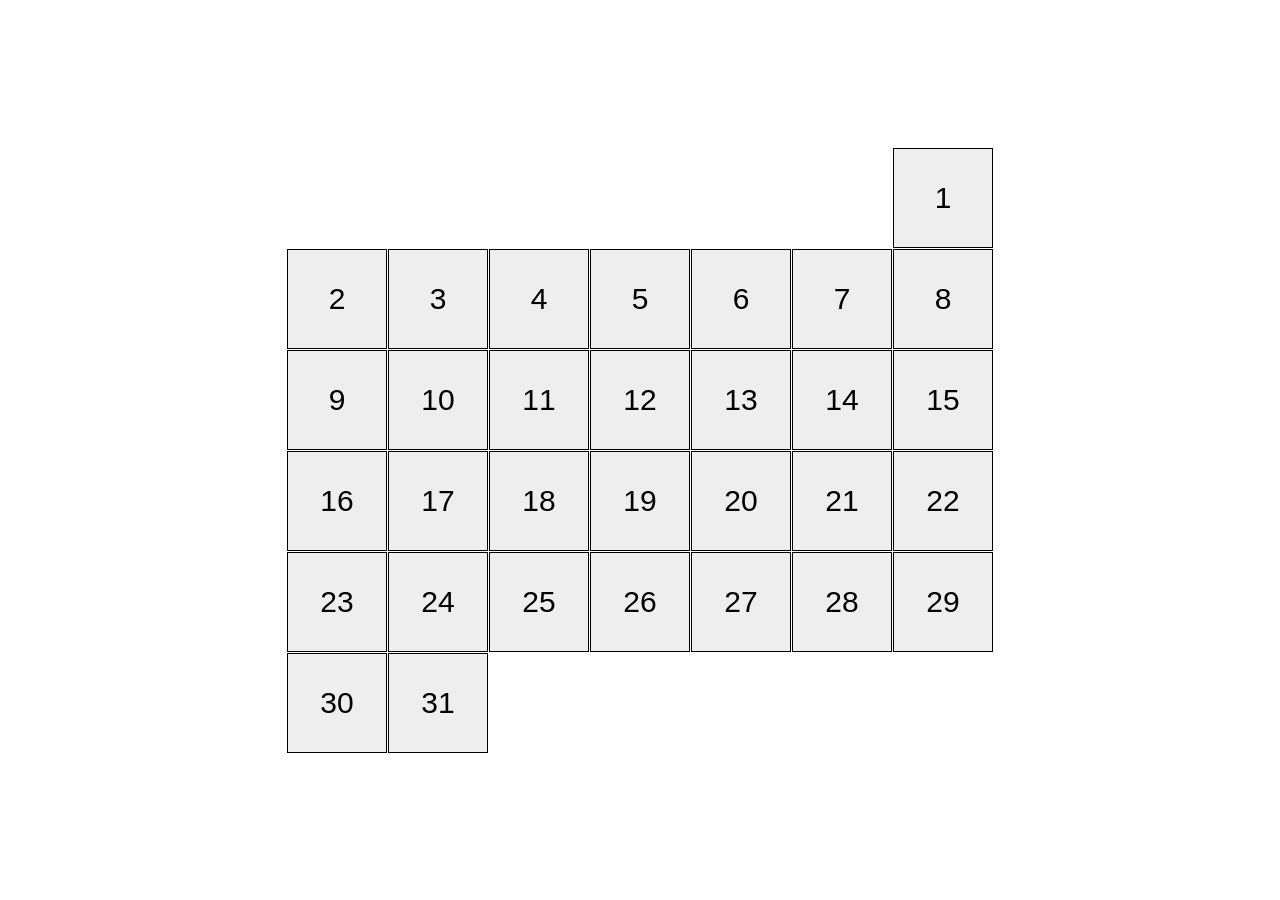
<file: index.html>
<!doctype html><html lang="en"><head><meta charset="utf-8"><meta name="viewport" content="width=device-width, initial-scale=1.0"><title>Calendar</title><link rel="stylesheet" href="index.60595065.css"></head><body> <div class="container"> <div class="calendar calendar--month-length-31 calendar--start-day-sun"> <div class="calendar__day"></div> <div class="calendar__day"></div> <div class="calendar__day"></div> <div class="calendar__day"></div> <div class="calendar__day"></div> <div class="calendar__day"></div> <div class="calendar__day"></div> <div class="calendar__day"></div> <div class="calendar__day"></div> <div class="calendar__day"></div> <div class="calendar__day"></div> <div class="calendar__day"></div> <div class="calendar__day"></div> <div class="calendar__day"></div> <div class="calendar__day"></div> <div class="calendar__day"></div> <div class="calendar__day"></div> <div class="calendar__day"></div> <div class="calendar__day"></div> <div class="calendar__day"></div> <div class="calendar__day"></div> <div class="calendar__day"></div> <div class="calendar__day"></div> <div class="calendar__day"></div> <div class="calendar__day"></div> <div class="calendar__day"></div> <div class="calendar__day"></div> <div class="calendar__day"></div> <div class="calendar__day"></div> <div class="calendar__day"></div> <div class="calendar__day"></div> </div> </div> </body></html>
</file>
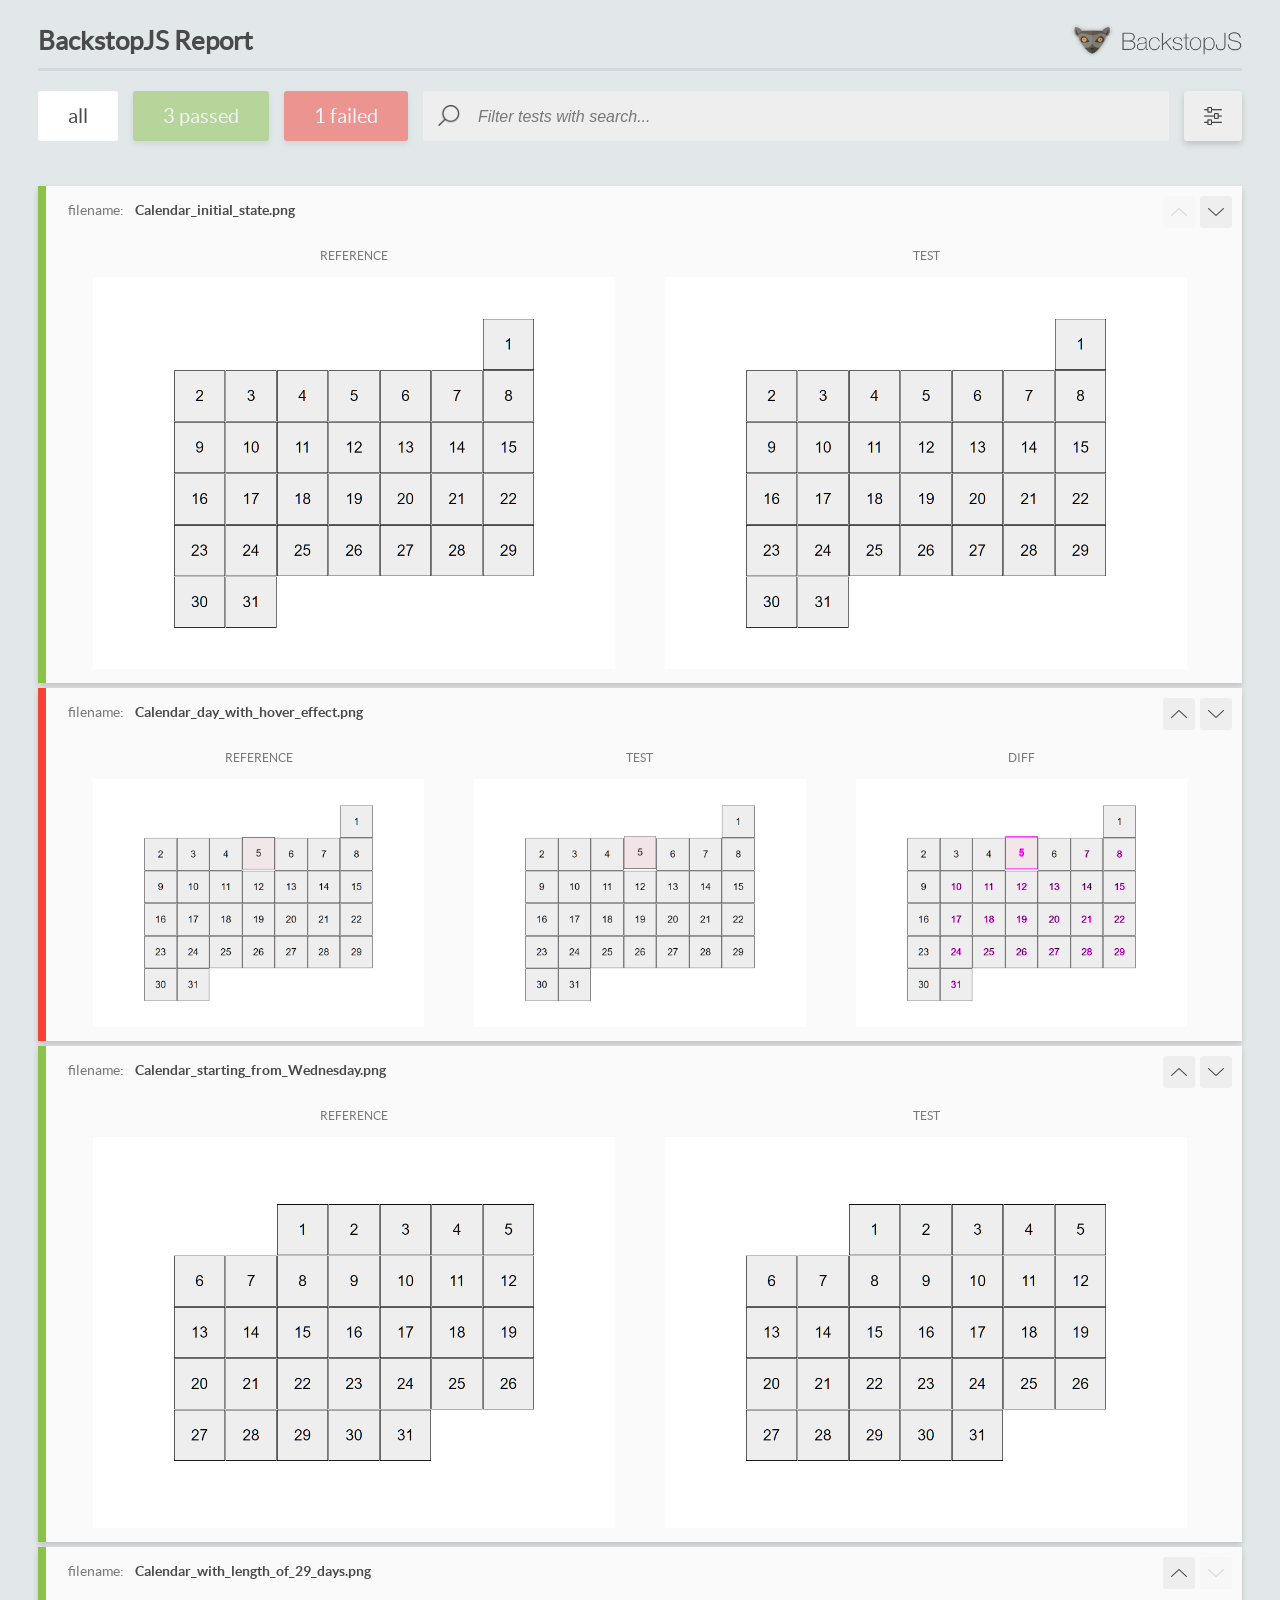
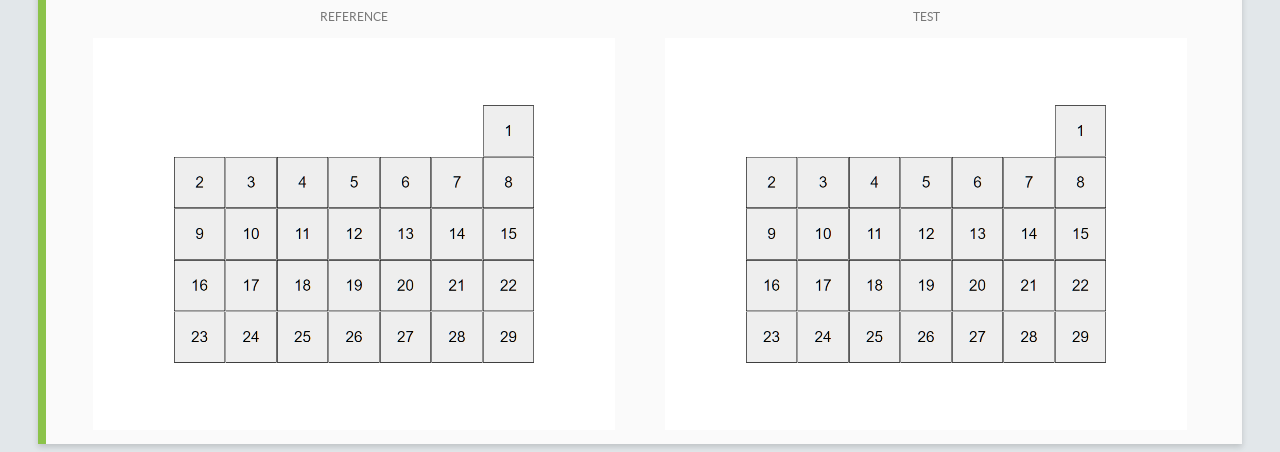
<file: report/html_report/index.html>
<!DOCTYPE html>
<html>
  <head>
    <meta charset="utf-8">
    <!-- Disable Cache -->
    <meta http-equiv="Cache-Control" content="no-cache, no-store, must-revalidate">
    <meta http-equiv="Pragma" content="no-cache">
    <meta http-equiv="Expires" content="0">

    <title>BackstopJS Report</title>

    <style>
      @font-face {
          font-family: 'latoregular';
          src: url('./assets/fonts/lato-regular-webfont.woff2') format('woff2'),
              url('./assets/fonts/lato-regular-webfont.woff') format('woff');
          font-weight: 400;
          font-style: normal;
      }
      @font-face {
          font-family: 'latobold';
          src: url('./assets/fonts/lato-bold-webfont.woff2') format('woff2'),
              url('./assets/fonts/lato-bold-webfont.woff') format('woff');
          font-weight: 700;
          font-style: normal;
      }

      .ReactModal__Body--open {
          overflow: hidden;
      }
      .ReactModal__Body--open .header {
        display: none;
      }

    </style>
  </head>
  <body style="background-color: #E2E7EA">
    <div id="root">

    </div>
    <script>
      function report (report) { // eslint-disable-line no-unused-vars
        window.tests = report;
      }
    </script>
    <script src="config.js"></script>
    <script src="index_bundle.js"></script>
  </body>
</html>
</file>
<file: index.60595065.css>
*{box-sizing:border-box}body{height:100%;margin:0}.container{justify-content:center;align-items:center;height:100vh;display:flex}.calendar{flex-wrap:wrap;gap:1px;width:716px;margin:calc(50vh - 302.5px) auto;padding-inline:5px;display:flex}.calendar--start-day-mon .calendar__day:first-child{margin-left:0}.calendar--start-day-tue .calendar__day:first-child{margin-left:101px}.calendar--start-day-wed .calendar__day:first-child{margin-left:202px}.calendar--start-day-thu .calendar__day:first-child{margin-left:303px}.calendar--start-day-fri .calendar__day:first-child{margin-left:404px}.calendar--start-day-sat .calendar__day:first-child{margin-left:505px}.calendar--start-day-sun .calendar__day:first-child{margin-left:606px}.calendar__day{background-color:#eee;border:1px solid #000;width:100px;height:100px;transition:transform .5s,background-color .5s;position:relative}.calendar__day:before{content:"";font-family:Arial,sans-serif;font-size:30px;position:absolute;top:50%;left:50%;transform:translate(-50%,-50%)}.calendar__day:first-child:before{content:"1"}.calendar__day:nth-child(2):before{content:"2"}.calendar__day:nth-child(3):before{content:"3"}.calendar__day:nth-child(4):before{content:"4"}.calendar__day:nth-child(5):before{content:"5"}.calendar__day:nth-child(6):before{content:"6"}.calendar__day:nth-child(7):before{content:"7"}.calendar__day:nth-child(8):before{content:"8"}.calendar__day:nth-child(9):before{content:"9"}.calendar__day:nth-child(10):before{content:"10"}.calendar__day:nth-child(11):before{content:"11"}.calendar__day:nth-child(12):before{content:"12"}.calendar__day:nth-child(13):before{content:"13"}.calendar__day:nth-child(14):before{content:"14"}.calendar__day:nth-child(15):before{content:"15"}.calendar__day:nth-child(16):before{content:"16"}.calendar__day:nth-child(17):before{content:"17"}.calendar__day:nth-child(18):before{content:"18"}.calendar__day:nth-child(19):before{content:"19"}.calendar__day:nth-child(20):before{content:"20"}.calendar__day:nth-child(21):before{content:"21"}.calendar__day:nth-child(22):before{content:"22"}.calendar__day:nth-child(23):before{content:"23"}.calendar__day:nth-child(24):before{content:"24"}.calendar__day:nth-child(25):before{content:"25"}.calendar__day:nth-child(26):before{content:"26"}.calendar__day:nth-child(27):before{content:"27"}.calendar__day:nth-child(28):before{content:"28"}.calendar__day:nth-child(29):before{content:"29"}.calendar__day:nth-child(30):before{content:"30"}.calendar__day:nth-child(31):before{content:"31"}.calendar__day:hover{cursor:pointer;background-color:#ffbfcb;transform:translateY(-20px)}.calendar--month-length-28 .calendar__day:nth-child(n+29),.calendar--month-length-29 .calendar__day:nth-child(n+30),.calendar--month-length-30 .calendar__day:nth-child(n+31),.calendar--month-length-31 .calendar__day:nth-child(n+32){display:none}
/*# sourceMappingURL=index.60595065.css.map */
</file>
